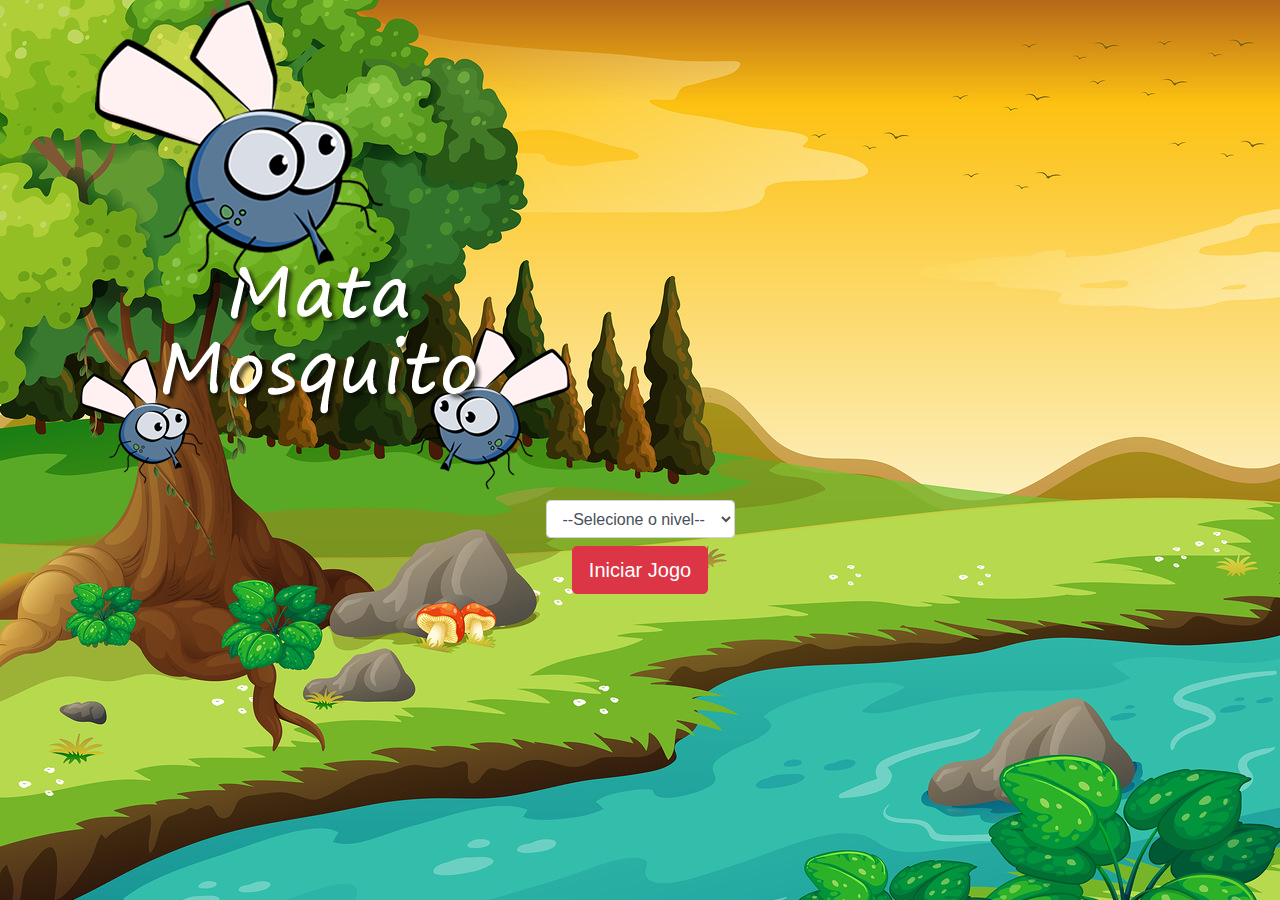
<file: index.html>
<!DOCTYPE html>
<html>

<head>
    <title></title>
    <meta charset="UTF-8" />

    <link rel="stylesheet" href="https://maxcdn.bootstrapcdn.com/bootstrap/4.0.0/css/bootstrap.min.css"
        integrity="sha384-Gn5384xqQ1aoWXA+058RXPxPg6fy4IWvTNh0E263XmFcJlSAwiGgFAW/dAiS6JXm" crossorigin="anonymous">

    <link rel="stylesheet" href="estilo.css" />
    <script>
        function iniciarJogo() {
            var nivel = document.getElementById('nivel').value

            if (nivel === '') {
                alert('Selecione um nivel')
                return false
            }
            alert(nivel)
            window.location.href = 'app.html?' + nivel
        }



    </script>
</head>

<body>

    <div class="container">
        <div class="row">
            <div class="d-flex justify-content-center">
                <img src="imagens/game.png">
            </div>
        </div>
    </div>

    <div class="row">
        <div class="col">
            <div class="d-flex justify-content-center">
                <div class="mb-2">
                    <select class="form-control" id="nivel">
                        <option value="">--Selecione o nivel--</option>
                        <option value="facil">--Facil--</option>
                        <option value="medio">--Medio--</option>
                        <option value="dificil">--Dificil--</option>
                    </select>
                </div>
            </div>
        </div>
    </div>

    <div class="row">
        <div class="col">
            <div class="d-flex justify-content-center">
                <button type="button" class="btn btn-danger btn-lg" onclick="iniciarJogo()">Iniciar Jogo</button>
            </div>
        </div>
    </div>

</body>

</html>
</file>
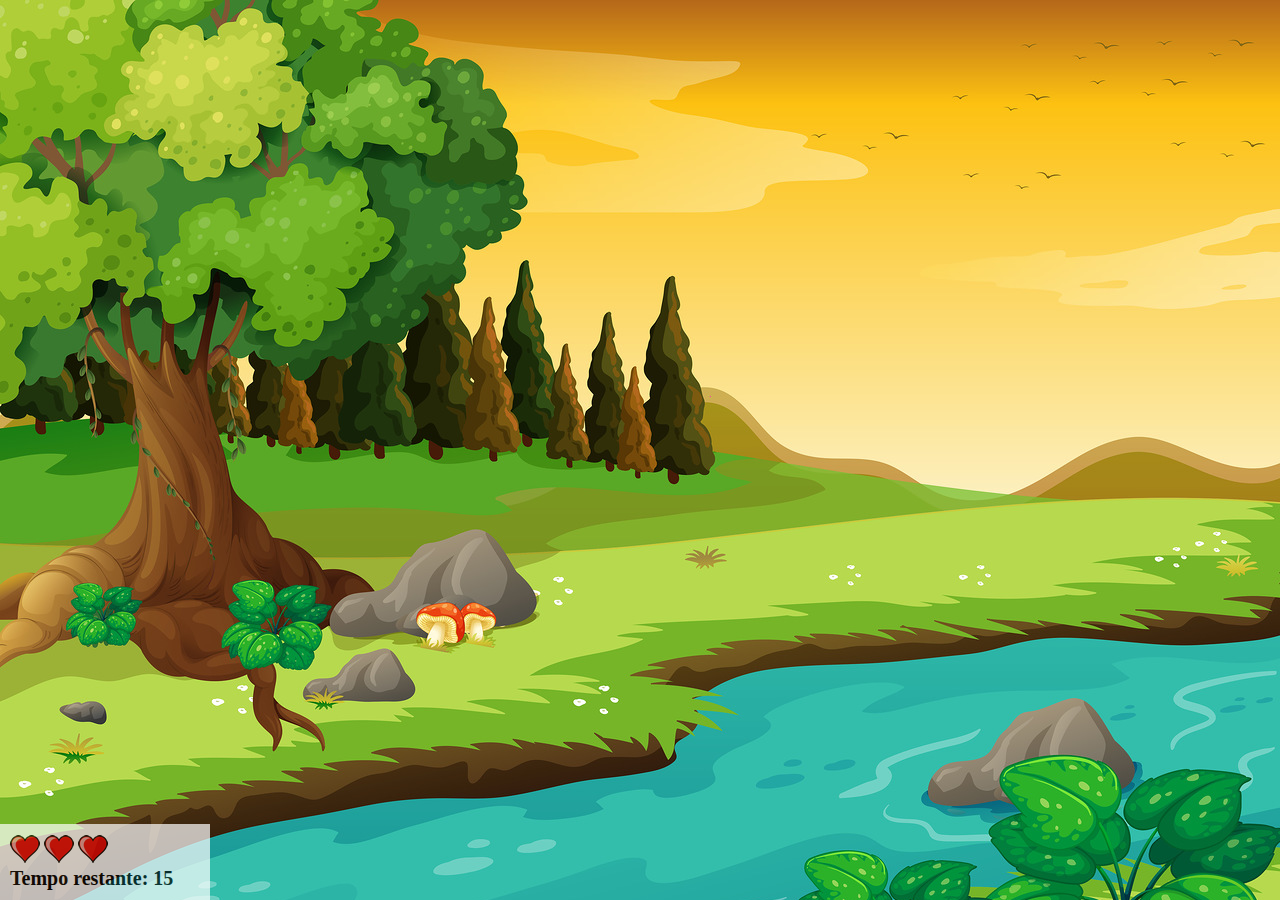
<file: app.html>
<!DOCTYPE html>
<html>

<head>
    <title></title>

    <script src="jogo.js"></script>
    <link rel="stylesheet" href="estilo.css">
</head>

<body onresize="ajustaTamanhoPalcoJogo()">

    <div class="painel">
        <div class="vidas">
            <img id="v1" src="imagens/coracao_cheio.png" />
            <img id="v2" src="imagens/coracao_cheio.png" />
            <img id="v3" src="imagens/coracao_cheio.png" />
        </div>

        <div class="cronometro">Tempo restante: <span id="cronometro"></span></div>
    </div>

    <script>
        document.getElementById('cronometro').innerHTML = tempo
        var criarMosquito = setInterval(function () {
            posicaoRandomica()
        }, criaMosquitoTempo)
    </script>
</body>

</html>
</file>
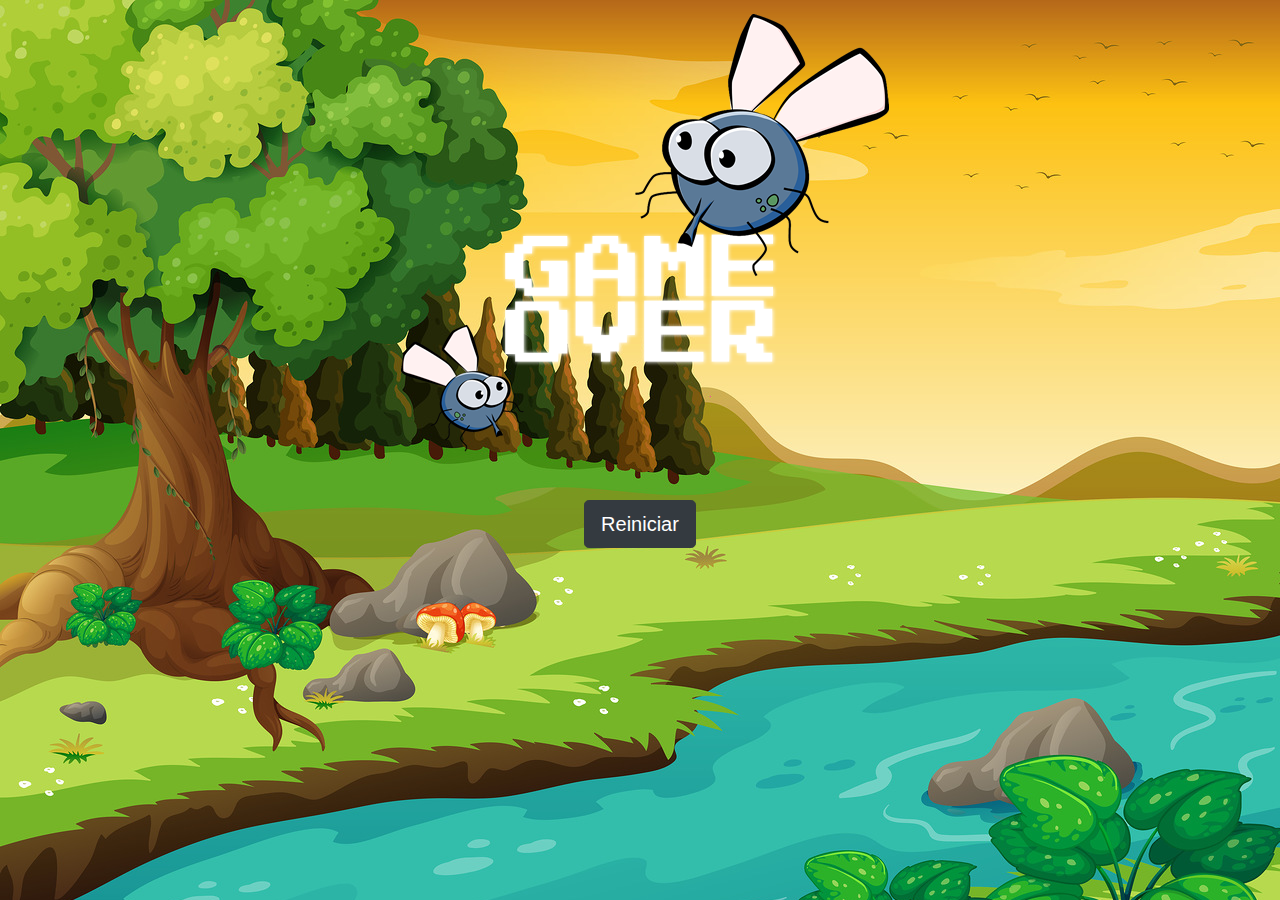
<file: fim_de_jogo.html>
<!DOCTYPE html>
<html>

<head>
    <title></title>
    <meta charset="UTF-8" />

    <link rel="stylesheet" href="https://maxcdn.bootstrapcdn.com/bootstrap/4.0.0/css/bootstrap.min.css"
        integrity="sha384-Gn5384xqQ1aoWXA+058RXPxPg6fy4IWvTNh0E263XmFcJlSAwiGgFAW/dAiS6JXm" crossorigin="anonymous">

    <link rel="stylesheet" href="estilo.css" />
</head>

<body>

    <div class="container">
        <div class="row">
            <div class="col">
                <div class="d-flex justify-content-center">
                    <img src="imagens/game_over.png" />
                </div>
            </div>
        </div>


        <div class="row">
            <div class="col">
                <div class="d-flex justify-content-center">
                    <button type="button" class="btn btn-dark btn-lg"
                        onclick="window.location.href = 'index.html' ">Reiniciar</button>
                </div>
            </div>
        </div>
    </div>

</body>

</html>
</file>
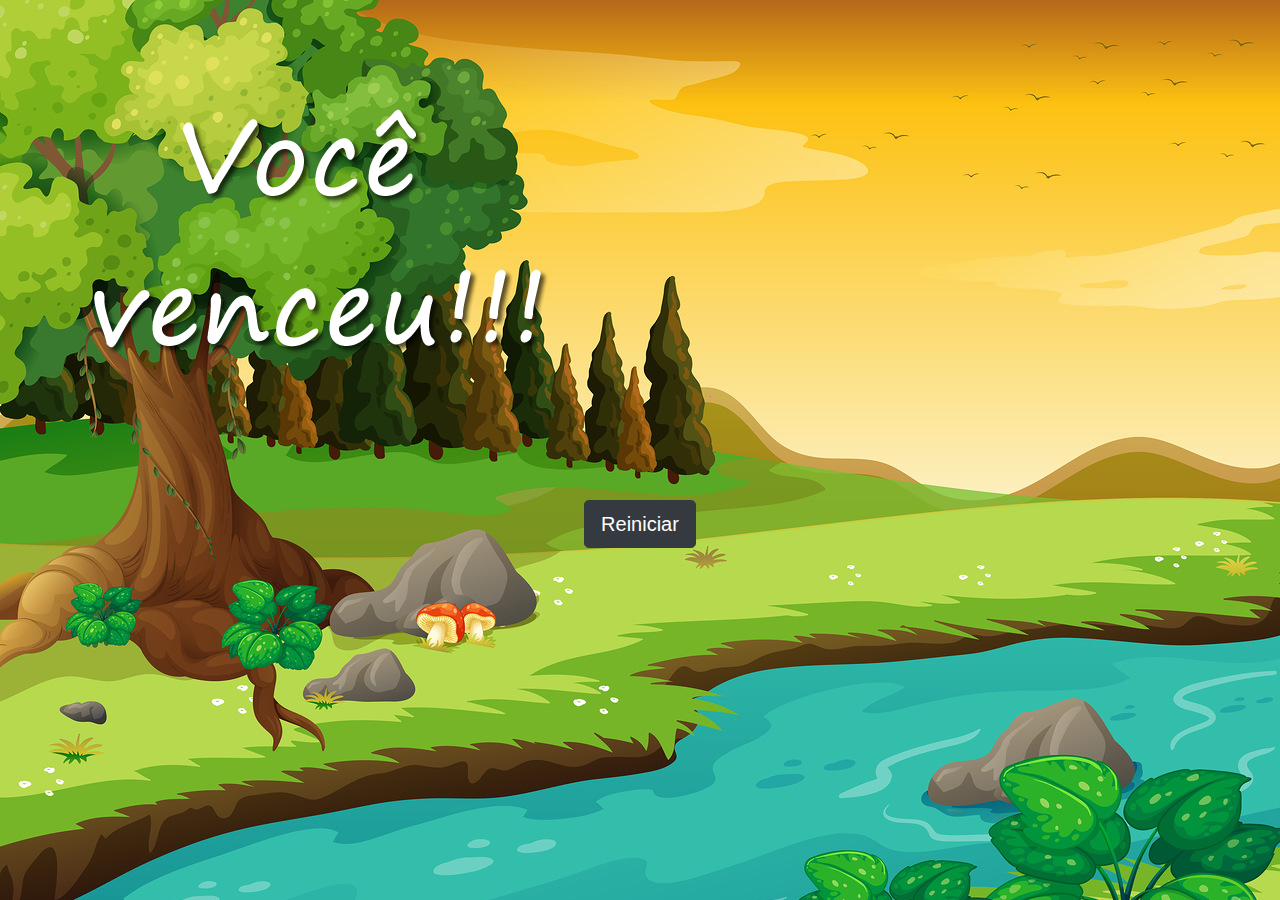
<file: vitoria.html>
<!DOCTYPE html>
<html>

<head>
    <title></title>

    <link rel="stylesheet" href="https://maxcdn.bootstrapcdn.com/bootstrap/4.0.0/css/bootstrap.min.css"
        integrity="sha384-Gn5384xqQ1aoWXA+058RXPxPg6fy4IWvTNh0E263XmFcJlSAwiGgFAW/dAiS6JXm" crossorigin="anonymous">

    <link rel="stylesheet" href="estilo.css">
</head>

<body>

    <div class="container">
        <div class="row">
            <div class="d-flex justify-content-center">
                <img src="imagens/vitoria.png">
            </div>
        </div>
    </div>

    <div class="row">
        <div class="col">
            <div class="d-flex justify-content-center">
                <button type="button" class="btn btn-dark btn-lg" onclick="window.location.href = 'index.html'">
                    Reiniciar</button>
            </div>
        </div>
    </div>

</body>

</html>
</file>
<file: estilo.css>
html {
    cursor: url(imagens/mata_mosca.png) 30 30, auto;
}

body {
    background-image: url(imagens/bg.jpg);
    background-repeat: no-repeat;
    background-size: 100%;
}

.mosquito1 {
    width: 50px;
    height: 50px;
}

.mosquito2 {
    width: 70px;
    height: 70px;
}

.mosquito3 {
    width: 90px;
    height: 90px;
}

/*Lado que a IMG vai ficar*/
.ladoA {
    transform: scaleX(1);
}

.ladoB {
    transform: scaleX(-1);
}

/*Painel*/
.painel {
    position: absolute;
    width: 190px;
    padding: 10px;
    left: 0px;
    bottom: 0px;
    border-top: solid 1px #fff;
    background-color: #fff;
    opacity: 0.7;
}

.vidas {
    float: left;
}

.cronometro {
    float: left;
    font-size: 20px;
    font-weight: bold;
}
</file>
